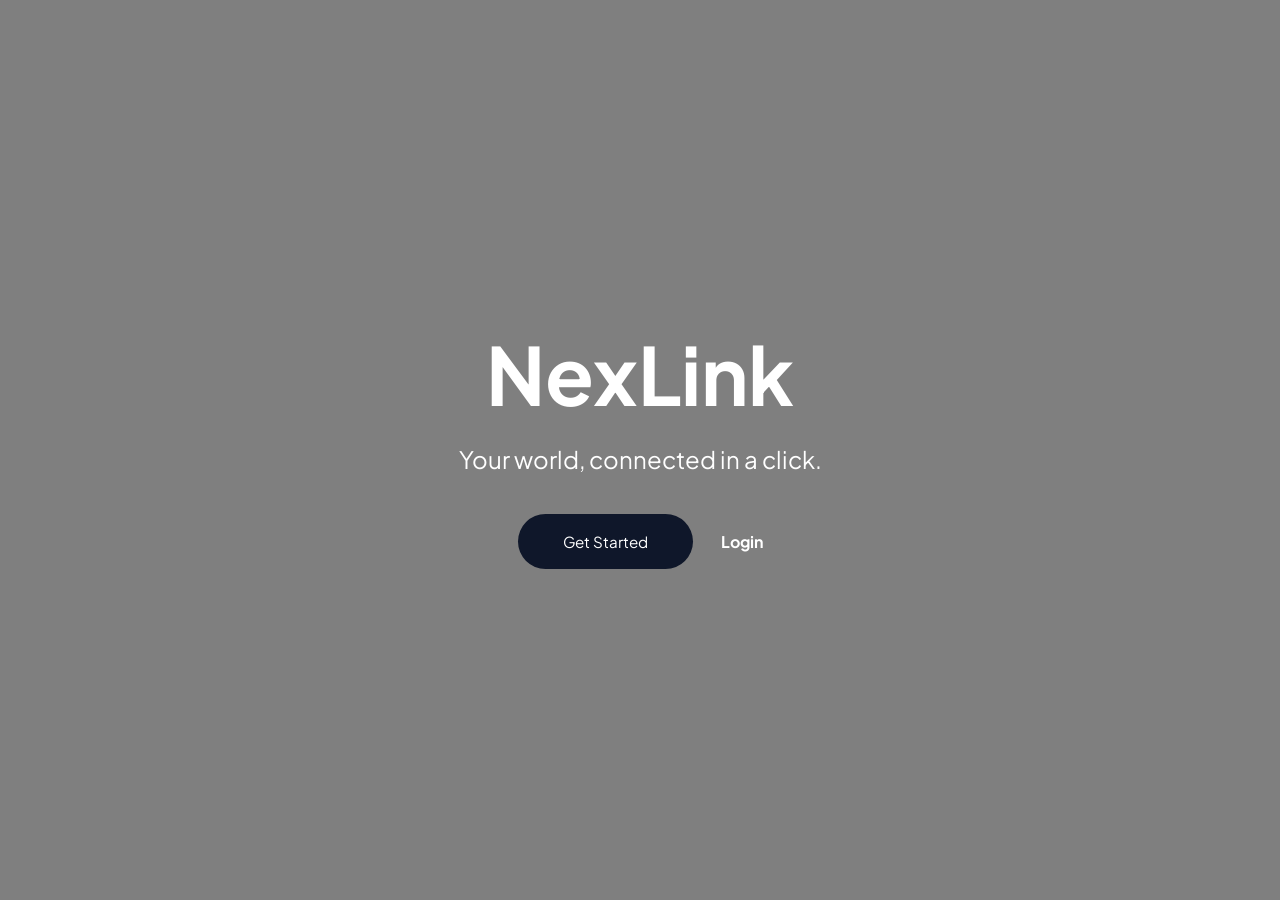
<file: index.html>
<!DOCTYPE html>
<html lang="en">
<head>
    <meta charset="UTF-8"><title>NexLink | Connect</title>
    <link rel="stylesheet" href="style.css">
    <style>
        .hero { background: linear-gradient(rgba(0,0,0,0.5), rgba(0,0,0,0.5)), url('https://images.unsplash.com/photo-1511632765486-a01980e01a18?w=1200'); background-size: cover; height: 100vh; display: flex; align-items: center; justify-content: center; color: white; text-align: center; }
        @keyframes float { 0%, 100% { transform: translateY(0); } 50% { transform: translateY(-20px); } }
    </style>
</head>
<body style="display: block;">
    <section class="hero">
        <div>
            <h1 style="font-size: 5rem; margin:0; animation: float 4s infinite ease-in-out;">Nex<span>Link</span></h1>
            <p style="font-size: 1.5rem; margin: 20px 0 40px;">Your world, connected in a click.</p>
            <a href="signup.html" class="nav-item active" style="display:inline-block; background:var(--primary); color:white; padding:18px 45px; border-radius:50px;">Get Started</a>
            <a href="login.html" style="color:white; margin-left:25px; text-decoration:none; font-weight:bold;">Login</a>
        </div>
    </section>
</body>
</html>
</file>
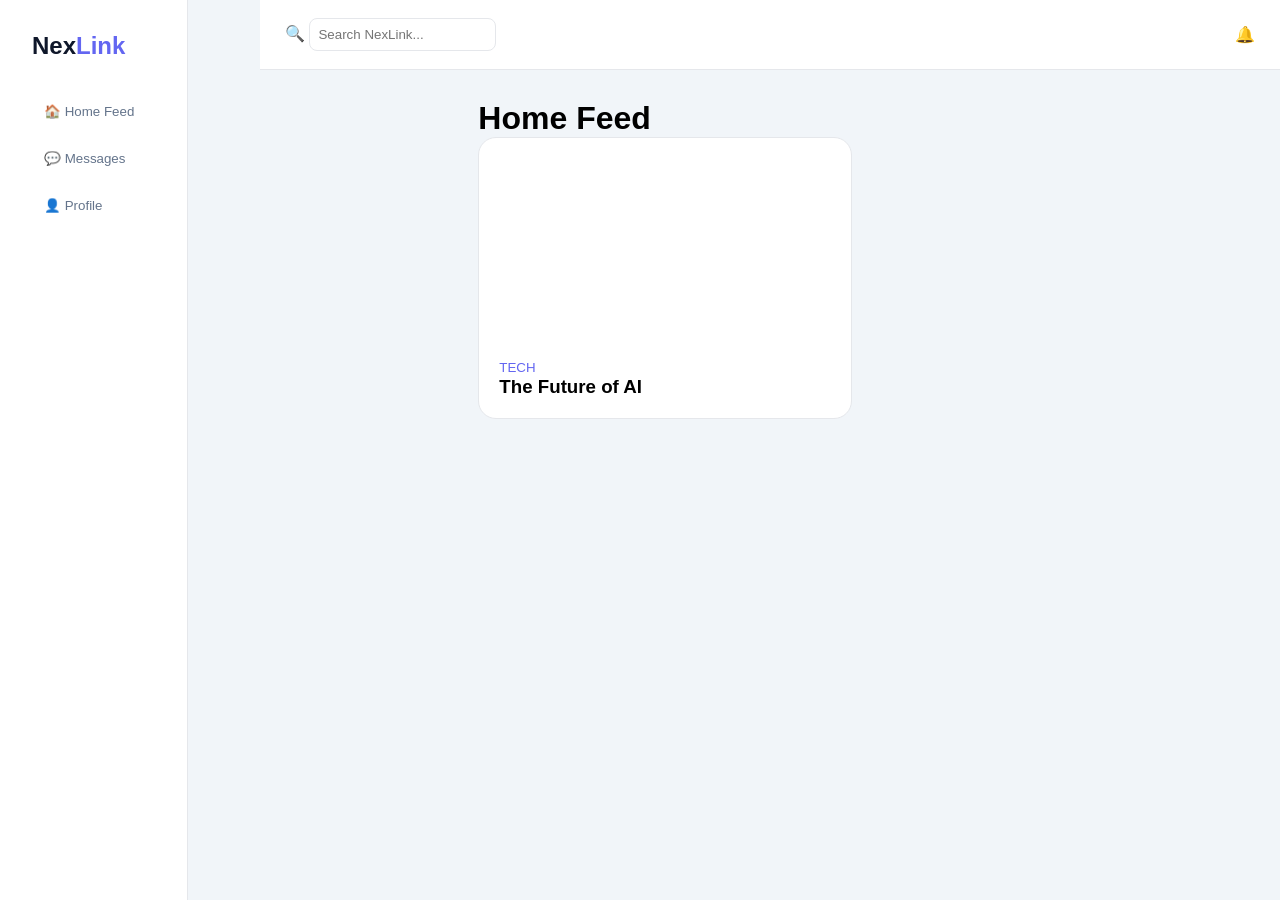
<file: dashboard.html>
<!DOCTYPE html>
<html lang="en">
<head>
<meta charset="UTF-8">
<title>NexLink | Social Feed</title>

<style>
:root{
    --accent:#6366f1;
    --border:#e5e7eb;
    --bg:#f1f5f9;
}
*{box-sizing:border-box;margin:0;padding:0}
body{font-family:'Segoe UI',sans-serif;background:var(--bg)}

.app-container{display:flex;min-height:100vh}

/* Sidebar */
.sidebar{
    width:260px;
    background:white;
    padding:2rem;
    border-right:1px solid var(--border);
    display:flex;
    flex-direction:column;
}
.logo{
    font-size:1.5rem;
    font-weight:800;
    text-decoration:none;
    color:#0f172a;
    margin-bottom:2rem;
}
.logo span{color:var(--accent)}

.nav-item{
    display:block;
    text-decoration:none;
    background:none;
    border:none;
    text-align:left;
    padding:12px;
    border-radius:10px;
    cursor:pointer;
    color:#64748b;
    margin-bottom:8px;
}
.nav-item:hover,.nav-item.active{
    background:#eef2ff;
    color:var(--accent);
    font-weight:600;
}

/* Header */
.header{
    position:fixed;
    left:260px;
    right:0;
    top:0;
    height:70px;
    background:white;
    display:flex;
    justify-content:space-between;
    align-items:center;
    padding:0 25px;
    border-bottom:1px solid var(--border);
}

/* Main */
.main-view{
    margin-left:260px;
    padding:100px 30px 30px;
    width:100%;
}

/* Cards */
.blog-grid{
    display:grid;
    grid-template-columns:repeat(auto-fill,minmax(280px,1fr));
    gap:25px;
}
.card{
    background:white;
    border-radius:18px;
    overflow:hidden;
    border:1px solid var(--border);
}
.card-img{
    height:200px;
    background-size:cover;
}
.card-content{padding:20px}

/* Responsive */
@media(max-width:768px){
    .sidebar{display:none}
    .header{left:0}
    .main-view{margin-left:0}
}
</style>
</head>

<body>

<div class="app-container">

 <aside class="sidebar">
    <a class="logo" href="./index.html">Nex<span>Link</span></a>

    <button class="nav-item" onclick="window.location.href='./dashboard.html'">
        🏠 Home Feed
    </button>

    <button class="nav-item" onclick="window.location.href='./chat.html'">
        💬 Messages
    </button>

    <button class="nav-item" onclick="window.location.href='./profile.html'">
        👤 Profile
    </button>
</aside>


    <header class="header">
        <div>🔍 <input placeholder="Search NexLink..." style="padding:8px;border-radius:8px;border:1px solid var(--border)"></div>
        <div>🔔</div>
    </header>

    <main class="main-view">
        <h1>Home Feed</h1>

        <div class="blog-grid">
            <div class="card">
                <div class="card-img" style="background-image:url('https://images.unsplash.com/photo-1485827404703-89b55fcc595e?w=800')"></div>
                <div class="card-content">
                    <small style="color:var(--accent)">TECH</small>
                    <h3>The Future of AI</h3>
                </div>
            </div>
        </div>
    </main>

</div>

</body>
</html>
</file>
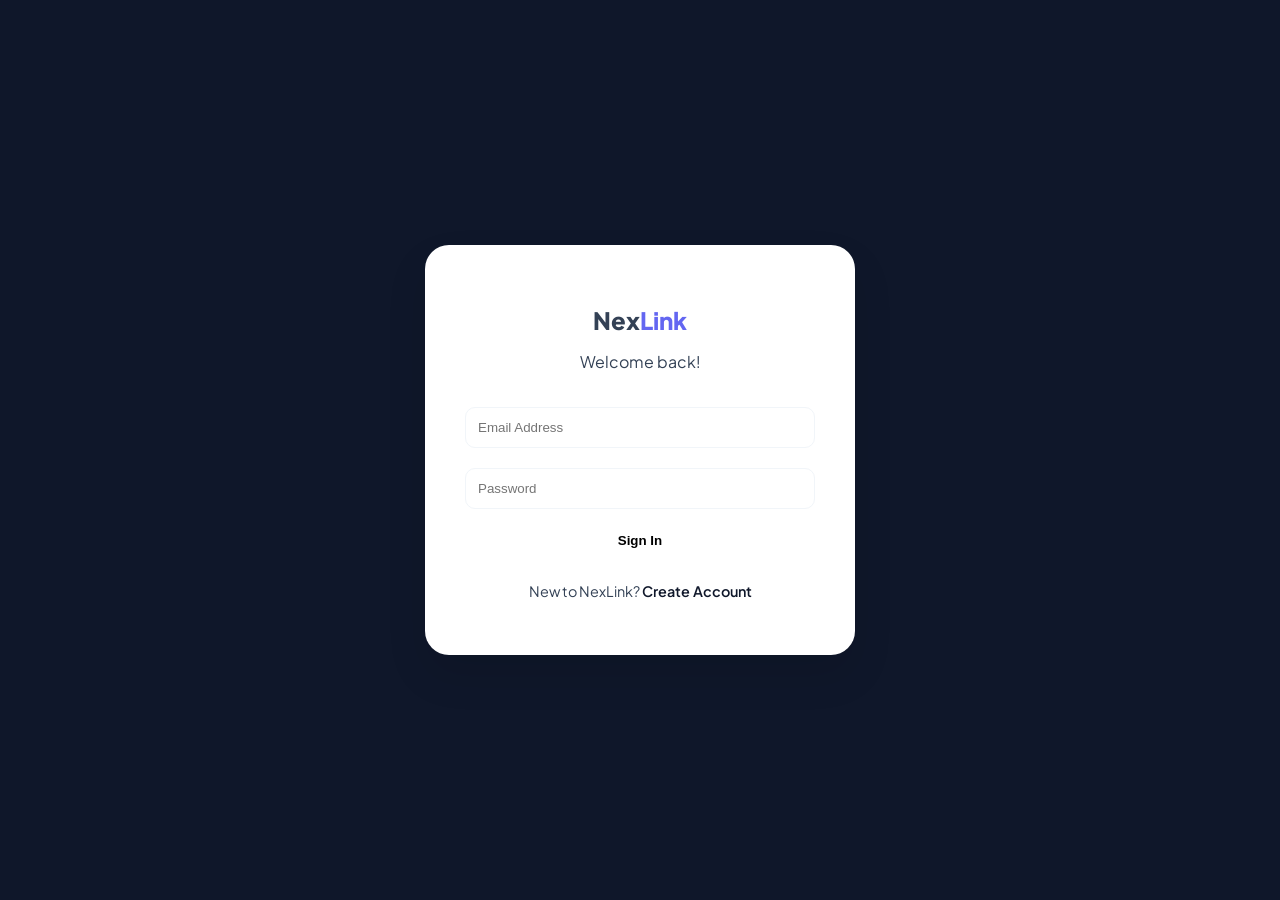
<file: login.html>
<!DOCTYPE html>
<html lang="en">
<head>
    <meta charset="UTF-8">
    <title>NexLink | Login</title>
    <link rel="stylesheet" href="style.css">
    <style>
        .auth-container { 
            display: flex; align-items: center; justify-content: center; 
            height: 100vh; background: var(--primary); 
        }
        .auth-card { 
            background: white; padding: 40px; border-radius: 24px; 
            width: 350px; text-align: center; box-shadow: 0 20px 40px rgba(0,0,0,0.1);
        }
        .auth-input { 
            width: 100%; padding: 12px; margin: 10px 0; border: 1px solid var(--border); 
            border-radius: 10px; box-sizing: border-box;
        }
        .auth-btn { 
            width: 100%; background: var(--dark); color: black; border: none; 
            padding: 14px; border-radius: 10px; cursor: pointer; font-weight: 700;
        }
    </style>
</head>
<body style="display: block; margin: 0;">
    <div class="auth-container">
        <div class="auth-card">
            <h2 class="logo" style="color: var(--dark); margin-bottom: 10px;">Nex<span>Link</span></h2>
            <p style="color: var(--text-muted); margin-bottom: 25px;">Welcome back!</p>
            
            <form id="loginForm">
                <input type="email" id="loginEmail" class="auth-input" placeholder="Email Address" required>
                <input type="password" id="loginPass" class="auth-input" placeholder="Password" required>
                <button type="submit" class="auth-btn">Sign In</button>
            </form>
            
            <p style="margin-top: 20px; font-size: 0.9rem;">
                New to NexLink? <a href="signup.html" style="color: var(--primary); text-decoration: none; font-weight: 600;">Create Account</a>
            </p>
        </div>
    </div>

    <script>
        document.getElementById('loginForm').addEventListener('submit', (e) => {
            e.preventDefault();
            const email = document.getElementById('loginEmail').value;
            const pass = document.getElementById('loginPass').value;
            
            // Retrieve from Mock Database
            const storedUser = JSON.parse(localStorage.getItem('userDB'));
            
            if (storedUser && storedUser.email === email && storedUser.pass === pass) {
                // Set Active Session
                localStorage.setItem('session', 'active');
                localStorage.setItem('currentUser', JSON.stringify(storedUser));
                window.location.href = 'dashboard.html';
            } else {
                alert("Invalid email or password!");
            }
        });
    </script>
</body>
</html>
</file>
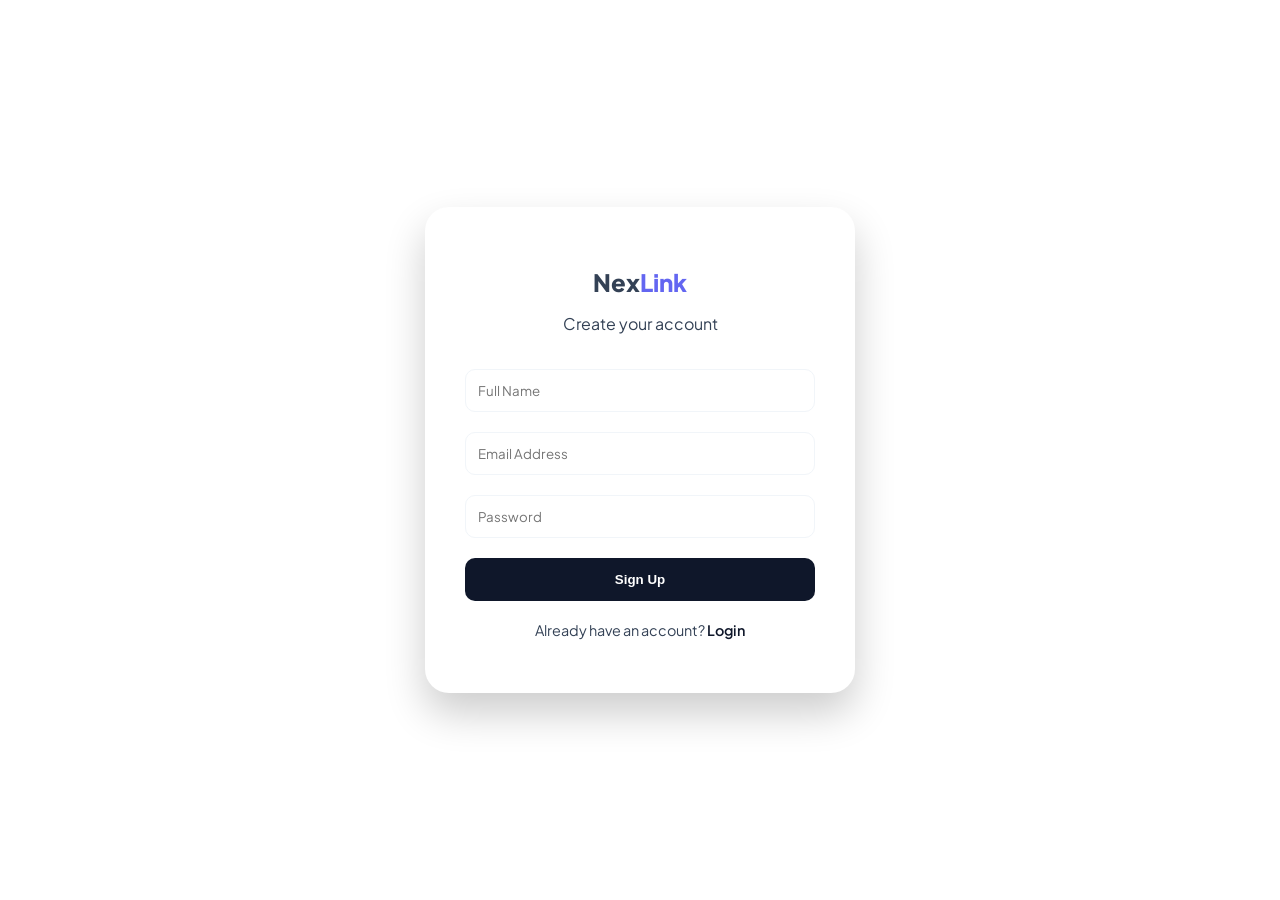
<file: signup.html>
<!DOCTYPE html>
<html lang="en">
<head>
    <meta charset="UTF-8">
    <title>NexLink | Sign Up</title>
    <link rel="stylesheet" href="style.css">
    <style>
        .auth-container { 
            display: flex; align-items: center; justify-content: center; 
            height: 100vh; background: var(--dark); 
        }
        .auth-card { 
            background: white; padding: 40px; border-radius: 24px; 
            width: 350px; text-align: center; box-shadow: 0 20px 40px rgba(0,0,0,0.2);
        }
        .auth-input { 
            width: 100%; padding: 12px; margin: 10px 0; border: 1px solid var(--border); 
            border-radius: 10px; box-sizing: border-box; font-family: inherit;
        }
        .auth-btn { 
            width: 100%; background: var(--primary); color: white; border: none; 
            padding: 14px; border-radius: 10px; cursor: pointer; font-weight: 700; margin-top: 10px;
        }
    </style>
</head>
<body style="display: block; margin: 0;">
    <div class="auth-container">
        <div class="auth-card">
            <h2 class="logo" style="color: var(--dark); margin-bottom: 10px;">Nex<span>Link</span></h2>
            <p style="color: var(--text-muted); margin-bottom: 25px;">Create your account</p>
            
            <form id="signupForm">
                <input type="text" id="newName" class="auth-input" placeholder="Full Name" required>
                <input type="email" id="newEmail" class="auth-input" placeholder="Email Address" required>
                <input type="password" id="newPass" class="auth-input" placeholder="Password" required>
                <button type="submit" class="auth-btn">Sign Up</button>
            </form>
            
            <p style="margin-top: 20px; font-size: 0.9rem;">
                Already have an account? <a href="login.html" style="color: var(--primary); text-decoration: none; font-weight: 600;">Login</a>
            </p>
        </div>
    </div>

    <script>
        document.getElementById('signupForm').addEventListener('submit', (e) => {
            e.preventDefault();
            const userData = {
                name: document.getElementById('newName').value,
                email: document.getElementById('newEmail').value,
                pass: document.getElementById('newPass').value
            };
            
            // Save to Mock Database (LocalStorage)
            localStorage.setItem('userDB', JSON.stringify(userData));
            alert("Account created successfully! Please login.");
            window.location.href = 'login.html';
        });
    </script>
</body>
</html>
</file>
<file: style.css>
@import url('https://fonts.googleapis.com/css2?family=Plus+Jakarta+Sans:wght@400;500;600;700&display=swap');

:root {
    --primary: #0f172a;
    --accent: #6366f1;
    --bg: #ffffff;
    --sidebar-w: 260px;
    --header-h: 80px;
    --border: #f1f5f9;
}

body { font-family: 'Plus Jakarta Sans', sans-serif; margin: 0; background: var(--bg); color: #334155; }

/* Structural Grid - Essential for persistent layout */
.app-container {
    display: grid;
    grid-template-columns: var(--sidebar-w) 1fr;
    grid-template-rows: var(--header-h) 1fr;
    height: 100vh;
}

/* Persistent Sidebar */
.sidebar {
    grid-row: 1 / 3;
    background: var(--primary);
    color: white;
    padding: 2.5rem 1.5rem;
    display: flex; flex-direction: column;
}

.logo { font-size: 1.5rem; font-weight: 800; color: white; text-decoration: none; margin-bottom: 2.5rem; }
.logo span { color: var(--accent); }

.nav-item {
    padding: 12px 15px; border-radius: 12px; border: none; background: none;
    color: #94a3b8; text-align: left; cursor: pointer; font-size: 0.95rem;
    display: flex; align-items: center; gap: 12px; text-decoration: none; margin-bottom: 8px;
}
.nav-item:hover, .nav-item.active { background: rgba(255,255,255,0.1); color: white; }

/* Top Header with Search */
.header {
    grid-column: 2;
    display: flex; justify-content: space-between; align-items: center;
    padding: 0 40px; border-bottom: 1px solid var(--border);
    background: rgba(255,255,255,0.9); backdrop-filter: blur(10px);
}

.search-bar { background: #f8fafc; padding: 10px 20px; border-radius: 50px; border: 1px solid var(--border); width: 350px; }
.search-bar input { border: none; background: none; outline: none; width: 90%; font-family: inherit; }

/* Main Content and Footer */
.main-view { grid-column: 2; overflow-y: auto; padding: 40px; display: flex; flex-direction: column; }
.view-content { flex: 1; }

.blog-grid { display: grid; grid-template-columns: repeat(auto-fill, minmax(320px, 1fr)); gap: 30px; }
.card { background: white; border-radius: 20px; border: 1px solid var(--border); overflow: hidden; transition: 0.3s; }
.card:hover { transform: translateY(-5px); box-shadow: 0 10px 30px rgba(0,0,0,0.05); }

footer { border-top: 1px solid var(--border); padding: 40px 0; margin-top: 60px; text-align: center; color: #94a3b8; font-size: 0.85rem; }
</file>
